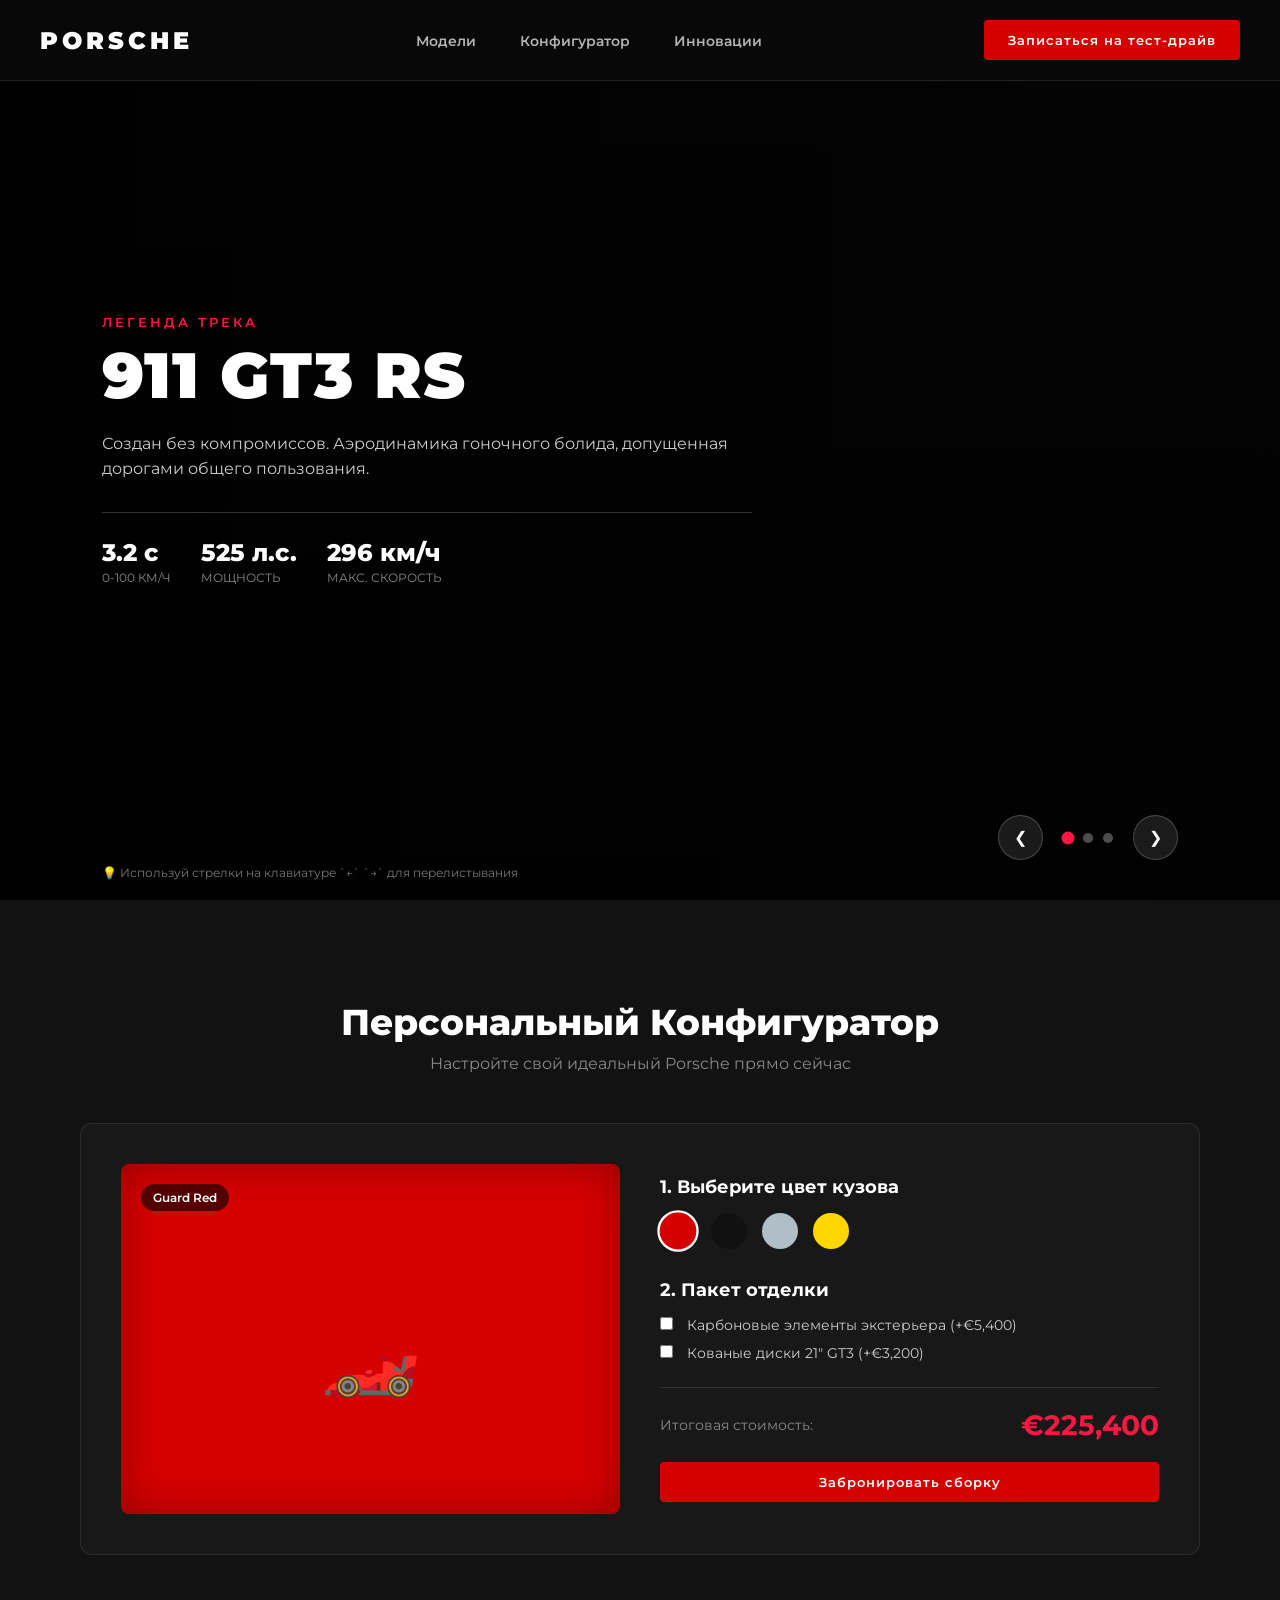
<file: index.html>
<!DOCTYPE html>
<html lang="ru">
<head>
    <meta charset="UTF-8">
    <meta name="viewport" content="width=device-width, initial-scale=1.0">
    <title>Porsche | Showroom & Configurator</title>
    <link rel="stylesheet" href="style.css">
    <link href="https://fonts.googleapis.com/css2?family=Montserrat:wght@300;400;600;800;900&display=swap" rel="stylesheet">
</head>
<body>

    <!-- Шапка сайта -->
    <header class="header">
        <div class="nav-container">
            <a href="#" class="logo">PORSCHE</a>
            <nav class="nav">
                <a href="#showroom">Модели</a>
                <a href="#configurator">Конфигуратор</a>
                <a href="#features">Инновации</a>
            </nav>
            <a href="#configurator" class="btn-primary">Записаться на тест-драйв</a>
        </div>
    </header>

    <!-- Главный экран с интерактивным слайдером авто -->
    <section class="hero" id="showroom">
        <div class="hero-bg" id="heroBg"></div>
        <div class="overlay"></div>
        
        <div class="hero-content">
            <div class="car-info active-slide" data-index="0">
                <span class="sub-title">Легенда трека</span>
                <h1 class="car-title">911 GT3 RS</h1>
                <p class="car-desc">Создан без компромиссов. Аэродинамика гоночного болида, допущенная дорогами общего пользования.</p>
                <div class="specs-grid">
                    <div class="spec-item">
                        <span class="spec-val">3.2 с</span>
                        <span class="spec-label">0-100 км/ч</span>
                    </div>
                    <div class="spec-item">
                        <span class="spec-val">525 л.с.</span>
                        <span class="spec-label">Мощность</span>
                    </div>
                    <div class="spec-item">
                        <span class="spec-val">296 км/ч</span>
                        <span class="spec-label">Макс. скорость</span>
                    </div>
                </div>
            </div>

            <div class="car-info" data-index="1">
                <span class="sub-title">Электрическое будущее</span>
                <h1 class="car-title">Taycan Turbo S</h1>
                <p class="car-desc">Чистокровный спорткар на электротяге. Мгновенный крутящий момент и непревзойденный драйв.</p>
                <div class="specs-grid">
                    <div class="spec-item">
                        <span class="spec-val">2.8 с</span>
                        <span class="spec-label">0-100 км/ч</span>
                    </div>
                    <div class="spec-item">
                        <span class="spec-val">761 л.с.</span>
                        <span class="spec-label">Мощность (Overboost)</span>
                    </div>
                    <div class="spec-item">
                        <span class="spec-val">260 км/ч</span>
                        <span class="spec-label">Макс. скорость</span>
                    </div>
                </div>
            </div>

            <div class="car-info" data-index="2">
                <span class="sub-title">Икона выносливости</span>
                <h1 class="car-title">917K Legend</h1>
                <p class="car-desc">Исторический триумфатор Ле-Мана, изменивший представление о скорости и мощи в автоспорте.</p>
                <div class="specs-grid">
                    <div class="spec-item">
                        <span class="spec-val">2.3 с</span>
                        <span class="spec-label">0-100 км/ч</span>
                    </div>
                    <div class="spec-item">
                        <span class="spec-val">600 л.с.</span>
                        <span class="spec-label">Двигатель V12</span>
                    </div>
                    <div class="spec-item">
                        <span class="spec-val">360 км/ч</span>
                        <span class="spec-label">Макс. скорость</span>
                    </div>
                </div>
            </div>
        </div>

        <!-- Кнопки управления и подсказка -->
        <div class="slider-controls">
            <button class="slider-btn" id="prevBtn">&#10094;</button>
            <div class="slider-dots">
                <span class="dot active" data-index="0"></span>
                <span class="dot" data-index="1"></span>
                <span class="dot" data-index="2"></span>
            </div>
            <button class="slider-btn" id="nextBtn">&#10095;</button>
        </div>
        <div class="keyboard-tip">💡 Используй стрелки на клавиатуре `←` `→` для перелистывания</div>
    </section>

    <!-- Интерактивный конфигуратор цвета -->
    <section class="configurator" id="configurator">
        <div class="container">
            <h2>Персональный Конфигуратор</h2>
            <p class="section-desc">Настройте свой идеальный Porsche прямо сейчас</p>
            
            <div class="config-box">
                <div class="car-preview" id="carPreviewBox">
                    <div class="preview-badge" id="previewBadgeColor">Guard Red</div>
                    <div class="preview-car-image" id="previewCarImg">🏎️</div>
                </div>
                
                <div class="config-options">
                    <div class="option-group">
                        <h3>1. Выберите цвет кузова</h3>
                        <div class="color-picker">
                            <div class="color-btn red active" data-color="#d50000" data-name="Guard Red" onclick="changeColor('#d50000', 'Guard Red', '🏎️')"></div>
                            <div class="color-btn black" data-color="#111111" data-name="Jet Black Metallic" onclick="changeColor('#111111', 'Jet Black Metallic', '🚙')"></div>
                            <div class="color-btn silver" data-color="#b0bec5" data-name="GT Silver Metallic" onclick="changeColor('#b0bec5', 'GT Silver Metallic', '🚗')"></div>
                            <div class="color-btn yellow" data-color="#ffd600" data-name="Racing Yellow" onclick="changeColor('#ffd600', 'Racing Yellow', '🏎️')"></div>
                        </div>
                    </div>

                    <div class="option-group">
                        <h3>2. Пакет отделки</h3>
                        <label class="checkbox-label"><input type="checkbox" id="carbonOpt" onchange="calcTotal()"> Карбоновые элементы экстерьера (+€5,400)</label>
                        <label class="checkbox-label"><input type="checkbox" id="wheelsOpt" onchange="calcTotal()"> Кованые диски 21" GT3 (+€3,200)</label>
                    </div>

                    <div class="total-price-box">
                        <span>Итоговая стоимость:</span>
                        <h3 id="totalPrice">€225,400</h3>
                    </div>

                    <button class="btn-primary full-width" onclick="alert('Конфигурация успешно сохранена! Менеджер свяжется с вами.')">Забронировать сборку</button>
                </div>
            </div>
        </div>
    </section>

    <!-- Скрипт интерактивности -->
    <script>
        const backgrounds = [
            'linear-gradient(rgba(0,0,0,0.5), rgba(0,0,0,0.8)), url("https://images.unsplash.com/photo-1614162692292-7ac56d7f7f1e?auto=format&fit=crop&w=1920&q=80")',
            'linear-gradient(rgba(0,0,0,0.5), rgba(0,0,0,0.8)), url("https://images.unsplash.com/photo-1503376780353-7e6692767b70?auto=format&fit=crop&w=1920&q=80")',
            'linear-gradient(rgba(0,0,0,0.5), rgba(0,0,0,0.8)), url("https://images.unsplash.com/photo-1617814076367-b759c7d7e738?auto=format&fit=crop&w=1920&q=80")'
        ];

        let currentIndex = 0;
        const slides = document.querySelectorAll('.car-info');
        const dots = document.querySelectorAll('.dot');
        const heroBg = document.getElementById('heroBg');

        function updateSlide(index) {
            slides.forEach(slide => slide.classList.remove('active-slide'));
            dots.forEach(dot => dot.classList.remove('active'));

            slides[index].classList.add('active-slide');
            dots[index].classList.add('active');
            heroBg.style.backgroundImage = backgrounds[index];
            currentIndex = index;
        }

        document.getElementById('nextBtn').addEventListener('click', () => {
            currentIndex = (currentIndex + 1) % slides.length;
            updateSlide(currentIndex);
        });

        document.getElementById('prevBtn').addEventListener('click', () => {
            currentIndex = (currentIndex - 1 + slides.length) % slides.length;
            updateSlide(currentIndex);
        });

        dots.forEach((dot, index) => {
            dot.addEventListener('click', () => {
                updateSlide(index);
            });
        });

        // Управление клавиатурой (стрелки влево/вправо)
        document.addEventListener('keydown', (e) => {
            if (e.key === 'ArrowRight') {
                currentIndex = (currentIndex + 1) % slides.length;
                updateSlide(currentIndex);
            } else if (e.key === 'ArrowLeft') {
                currentIndex = (currentIndex - 1 + slides.length) % slides.length;
                updateSlide(currentIndex);
            }
        });

        // Конфигуратор логика
        function changeColor(hex, name, emoji) {
            document.getElementById('carPreviewBox').style.background = hex;
            document.getElementById('previewBadgeColor').innerText = name;
            document.querySelectorAll('.color-btn').forEach(b => b.classList.remove('active'));
            event.target.classList.add('active');
        }

        function calcTotal() {
            let base = 215000;
            if (document.getElementById('carbonOpt').checked) base += 5400;
            if (document.getElementById('wheelsOpt').checked) base += 3200;
            document.getElementById('totalPrice').innerText = '€' + base.toLocaleString();
        }

        // Инициализация фона
        heroBg.style.backgroundImage = backgrounds[0];
    </script>
</body>
</html>
</file>
<file: style.css>
* {
    margin: 0;
    padding: 0;
    box-sizing: border-box;
    font-family: 'Montserrat', sans-serif;
}

body {
    background-color: #0a0a0a;
    color: #ffffff;
    overflow-x: hidden;
}

/* Навигация */
.header {
    position: fixed;
    top: 0;
    left: 0;
    width: 100%;
    z-index: 1000;
    background: rgba(10, 10, 10, 0.85);
    backdrop-filter: blur(10px);
    border-bottom: 1px solid rgba(255, 255, 255, 0.1);
}

.nav-container {
    max-width: 1400px;
    margin: 0 auto;
    padding: 20px 40px;
    display: flex;
    justify-content: space-between;
    align-items: center;
}

.logo {
    font-weight: 900;
    font-size: 24px;
    letter-spacing: 4px;
    color: #fff;
    text-decoration: none;
}

.nav a {
    color: #b3b3b3;
    text-decoration: none;
    margin: 0 20px;
    font-size: 14px;
    font-weight: 600;
    transition: color 0.3s;
}

.nav a:hover {
    color: #d50000;
}

.btn-primary {
    background: #d50000;
    color: #fff;
    padding: 12px 24px;
    border-radius: 4px;
    text-decoration: none;
    font-weight: 600;
    font-size: 13px;
    letter-spacing: 1px;
    transition: background 0.3s, transform 0.2s;
    border: none;
    cursor: pointer;
}

.btn-primary:hover {
    background: #ff1744;
    transform: translateY(-2px);
}

.full-width {
    width: 100%;
    margin-top: 20px;
}

/* Главный экран (Hero) */
.hero {
    position: relative;
    height: 100vh;
    display: flex;
    align-items: center;
    justify-content: flex-start;
    padding: 0 8%;
    background-size: cover;
    background-position: center;
    transition: background-image 0.6s ease-in-out;
}

.hero-bg {
    position: absolute;
    top: 0;
    left: 0;
    width: 100%;
    height: 100%;
    z-index: 1;
    background-size: cover;
    background-position: center;
    transition: background 0.5s ease;
}

.overlay {
    position: absolute;
    top: 0;
    left: 0;
    width: 100%;
    height: 100%;
    background: linear-gradient(90deg, rgba(0,0,0,0.85) 0%, rgba(0,0,0,0.4) 60%, rgba(0,0,0,0.2) 100%);
    z-index: 2;
}

.hero-content {
    position: relative;
    z-index: 3;
    max-width: 650px;
}

.car-info {
    display: none;
    animation: fadeIn 0.8s ease forwards;
}

.car-info.active-slide {
    display: block;
}

@keyframes fadeIn {
    from { opacity: 0; transform: translateY(20px); }
    to { opacity: 1; transform: translateY(0); }
}

.sub-title {
    color: #ff1744;
    font-weight: 600;
    text-transform: uppercase;
    letter-spacing: 3px;
    font-size: 13px;
    display: block;
    margin-bottom: 10px;
}

.car-title {
    font-size: 64px;
    font-weight: 900;
    line-height: 1.1;
    margin-bottom: 20px;
    letter-spacing: 1px;
}

.car-desc {
    color: #cccccc;
    font-size: 16px;
    line-height: 1.6;
    margin-bottom: 30px;
}

.specs-grid {
    display: flex;
    gap: 30px;
    border-top: 1px solid rgba(255,255,255,0.2);
    padding-top: 25px;
}

.spec-val {
    display: block;
    font-size: 24px;
    font-weight: 800;
    color: #fff;
}

.spec-label {
    font-size: 12px;
    color: #888;
    text-transform: uppercase;
}

/* Элементы управления слайдером */
.slider-controls {
    position: absolute;
    bottom: 40px;
    right: 8%;
    z-index: 10;
    display: flex;
    align-items: center;
    gap: 20px;
}

.slider-btn {
    background: rgba(255, 255, 255, 0.1);
    border: 1px solid rgba(255, 255, 255, 0.2);
    color: white;
    width: 45px;
    height: 45px;
    border-radius: 50%;
    cursor: pointer;
    transition: background 0.3s;
    display: flex;
    align-items: center;
    justify-content: center;
    font-size: 16px;
}

.slider-btn:hover {
    background: #d50000;
    border-color: #d50000;
}

.slider-dots {
    display: flex;
    gap: 10px;
}

.dot {
    width: 10px;
    height: 10px;
    border-radius: 50%;
    background: rgba(255, 255, 255, 0.3);
    cursor: pointer;
    transition: background 0.3s, transform 0.3s;
}

.dot.active {
    background: #ff1744;
    transform: scale(1.3);
}

.keyboard-tip {
    position: absolute;
    bottom: 20px;
    left: 8%;
    z-index: 10;
    font-size: 12px;
    color: #777;
}

/* Конфигуратор */
.configurator {
    padding: 100px 0;
    background: #121212;
}

.container {
    max-width: 1200px;
    margin: 0 auto;
    padding: 0 40px;
}

.configurator h2 {
    font-size: 36px;
    font-weight: 800;
    text-align: center;
    margin-bottom: 10px;
}

.section-desc {
    text-align: center;
    color: #888;
    margin-bottom: 50px;
}

.config-box {
    display: grid;
    grid-template-columns: 1fr 1fr;
    gap: 40px;
    background: #181818;
    border: 1px solid rgba(255,255,255,0.08);
    border-radius: 12px;
    padding: 40px;
    align-items: center;
}

.car-preview {
    height: 350px;
    border-radius: 8px;
    background: #d50000;
    display: flex;
    flex-direction: column;
    justify-content: space-between;
    padding: 20px;
    transition: background 0.4s ease;
    position: relative;
    box-shadow: inset 0 0 40px rgba(0,0,0,0.3);
}

.preview-badge {
    background: rgba(0,0,0,0.6);
    padding: 6px 12px;
    border-radius: 20px;
    font-size: 12px;
    font-weight: 600;
    width: fit-content;
}

.preview-car-image {
    font-size: 80px;
    text-align: center;
    margin: auto 0;
}

.config-options h3 {
    font-size: 18px;
    margin-bottom: 15px;
}

.color-picker {
    display: flex;
    gap: 15px;
    margin-bottom: 30px;
}

.color-btn {
    width: 36px;
    height: 36px;
    border-radius: 50%;
    cursor: pointer;
    border: 2px solid transparent;
    transition: transform 0.2s, border-color 0.2s;
}

.color-btn.red { background-color: #d50000; }
.color-btn.black { background-color: #111111; }
.color-btn.silver { background-color: #b0bec5; }
.color-btn.yellow { background-color: #ffd600; }

.color-btn:hover, .color-btn.active {
    transform: scale(1.15);
    border-color: #fff;
}

.option-group {
    margin-bottom: 25px;
}

.checkbox-label {
    display: block;
    color: #ccc;
    font-size: 14px;
    margin-bottom: 10px;
    cursor: pointer;
}

.checkbox-label input {
    margin-right: 10px;
    accent-color: #d50000;
}

.total-price-box {
    display: flex;
    justify-content: space-between;
    align-items: center;
    border-top: 1px solid rgba(255,255,255,0.1);
    padding-top: 20px;
    margin-top: 20px;
}

.total-price-box span {
    color: #888;
    font-size: 14px;
}

.total-price-box h3 {
    font-size: 28px;
    color: #ff1744;
    margin: 0;
}
</file>
